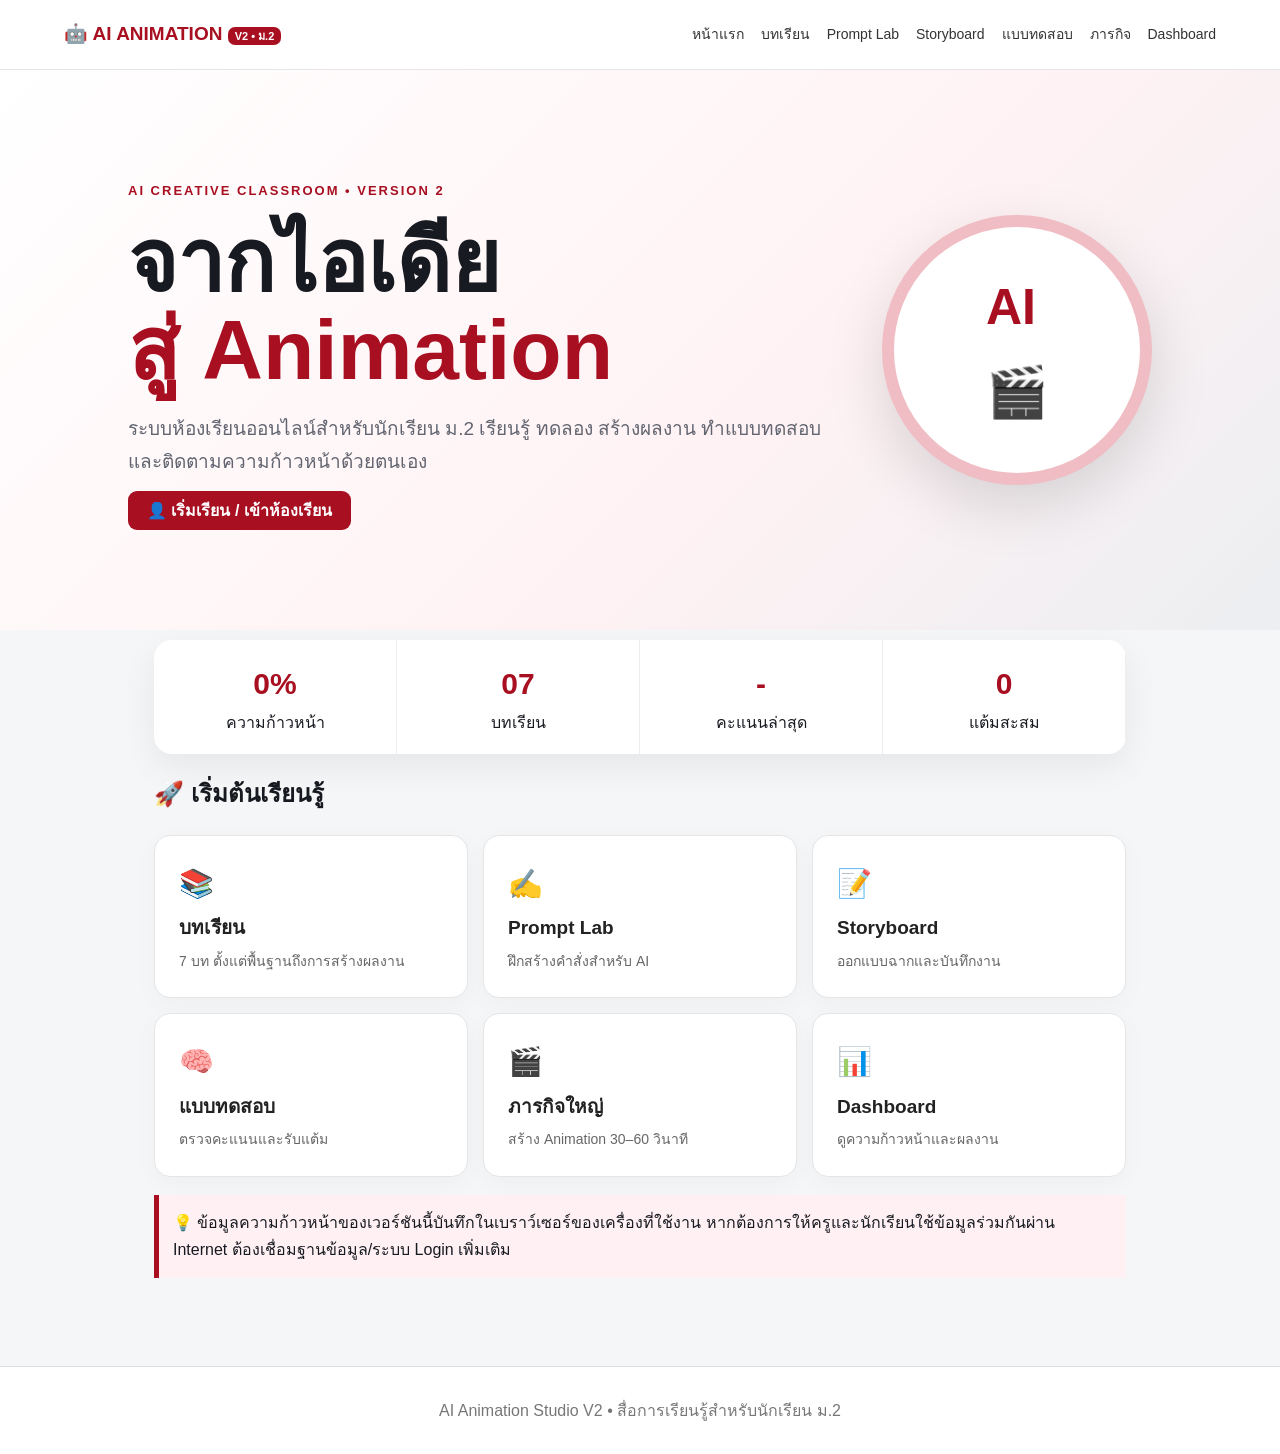
<file: index.html>
<!doctype html><html lang="th"><head><meta charset="utf-8"><meta name="viewport" content="width=device-width,initial-scale=1"><title>AI Animation Studio V2 | ม.2</title><link rel="stylesheet" href="css/style.css"></head><body>
<header class="nav"><a class="brand" href="index.html">🤖 AI ANIMATION <small>V2 • ม.2</small></a><nav><a href="index.html">หน้าแรก</a><a href="course.html">บทเรียน</a><a href="prompt-lab.html">Prompt Lab</a><a href="storyboard.html">Storyboard</a><a href="quiz.html">แบบทดสอบ</a><a href="mission.html">ภารกิจ</a><a href="dashboard.html">Dashboard</a></nav></header>
<main><section class="hero"><div><span class="tag">AI CREATIVE CLASSROOM • VERSION 2</span><h1>จากไอเดีย<br><em>สู่ Animation</em></h1><p>ระบบห้องเรียนออนไลน์สำหรับนักเรียน ม.2 เรียนรู้ ทดลอง สร้างผลงาน ทำแบบทดสอบ และติดตามความก้าวหน้าด้วยตนเอง</p><a class="btn" href="profile.html">👤 เริ่มเรียน / เข้าห้องเรียน</a></div><div class="hero-orb">AI<br>🎬</div></section>
<section class="wrap"><div class="stats"><div><b id="progress">0%</b><span>ความก้าวหน้า</span></div><div><b>07</b><span>บทเรียน</span></div><div><b id="quizScore">-</b><span>คะแนนล่าสุด</span></div><div><b id="points">0</b><span>แต้มสะสม</span></div></div>
<h2>🚀 เริ่มต้นเรียนรู้</h2><div class="grid3"><a class="feature" href="course.html">📚<b>บทเรียน</b><span>7 บท ตั้งแต่พื้นฐานถึงการสร้างผลงาน</span></a><a class="feature" href="prompt-lab.html">✍️<b>Prompt Lab</b><span>ฝึกสร้างคำสั่งสำหรับ AI</span></a><a class="feature" href="storyboard.html">📝<b>Storyboard</b><span>ออกแบบฉากและบันทึกงาน</span></a><a class="feature" href="quiz.html">🧠<b>แบบทดสอบ</b><span>ตรวจคะแนนและรับแต้ม</span></a><a class="feature" href="mission.html">🎬<b>ภารกิจใหญ่</b><span>สร้าง Animation 30–60 วินาที</span></a><a class="feature" href="dashboard.html">📊<b>Dashboard</b><span>ดูความก้าวหน้าและผลงาน</span></a></div>
<div class="note">💡 ข้อมูลความก้าวหน้าของเวอร์ชันนี้บันทึกในเบราว์เซอร์ของเครื่องที่ใช้งาน หากต้องการให้ครูและนักเรียนใช้ข้อมูลร่วมกันผ่าน Internet ต้องเชื่อมฐานข้อมูล/ระบบ Login เพิ่มเติม</div>
</section></main><footer>AI Animation Studio V2 • สื่อการเรียนรู้สำหรับนักเรียน ม.2</footer><script src="js/core.js"></script></body></html>
</file>
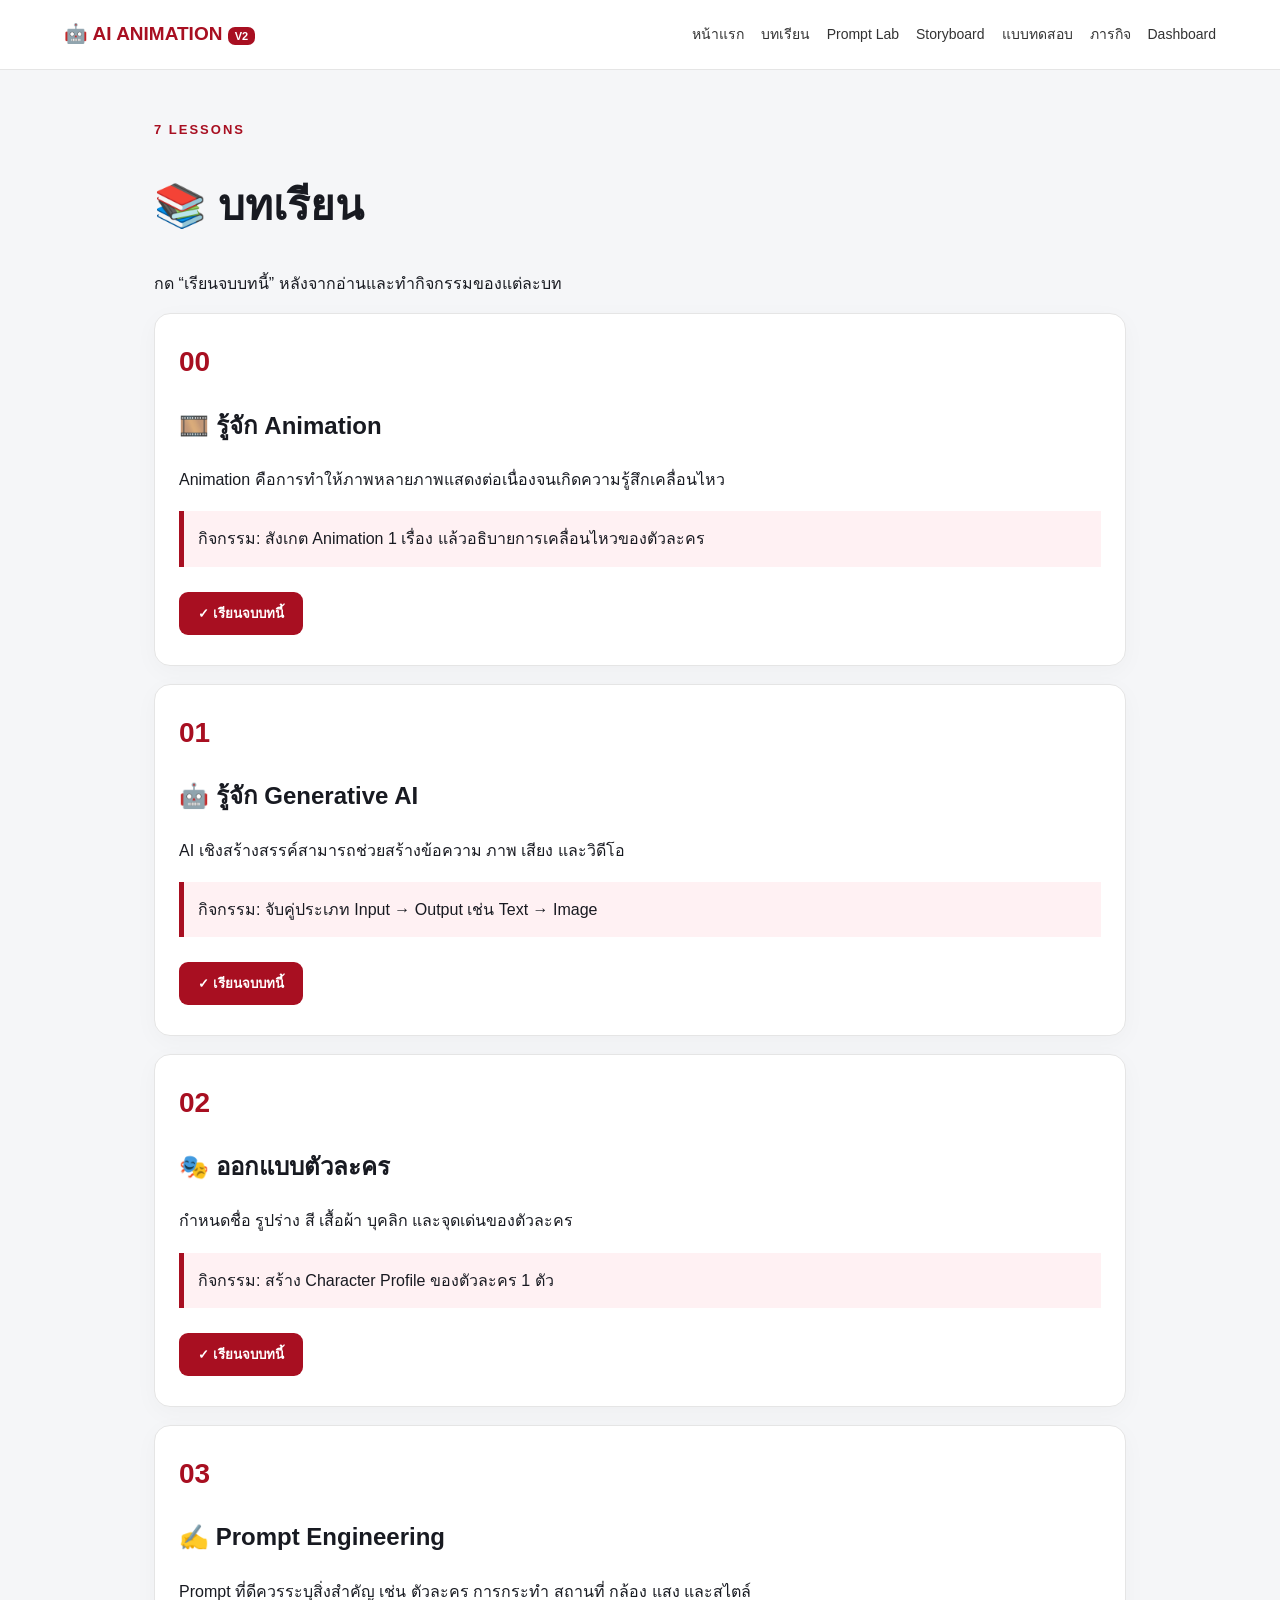
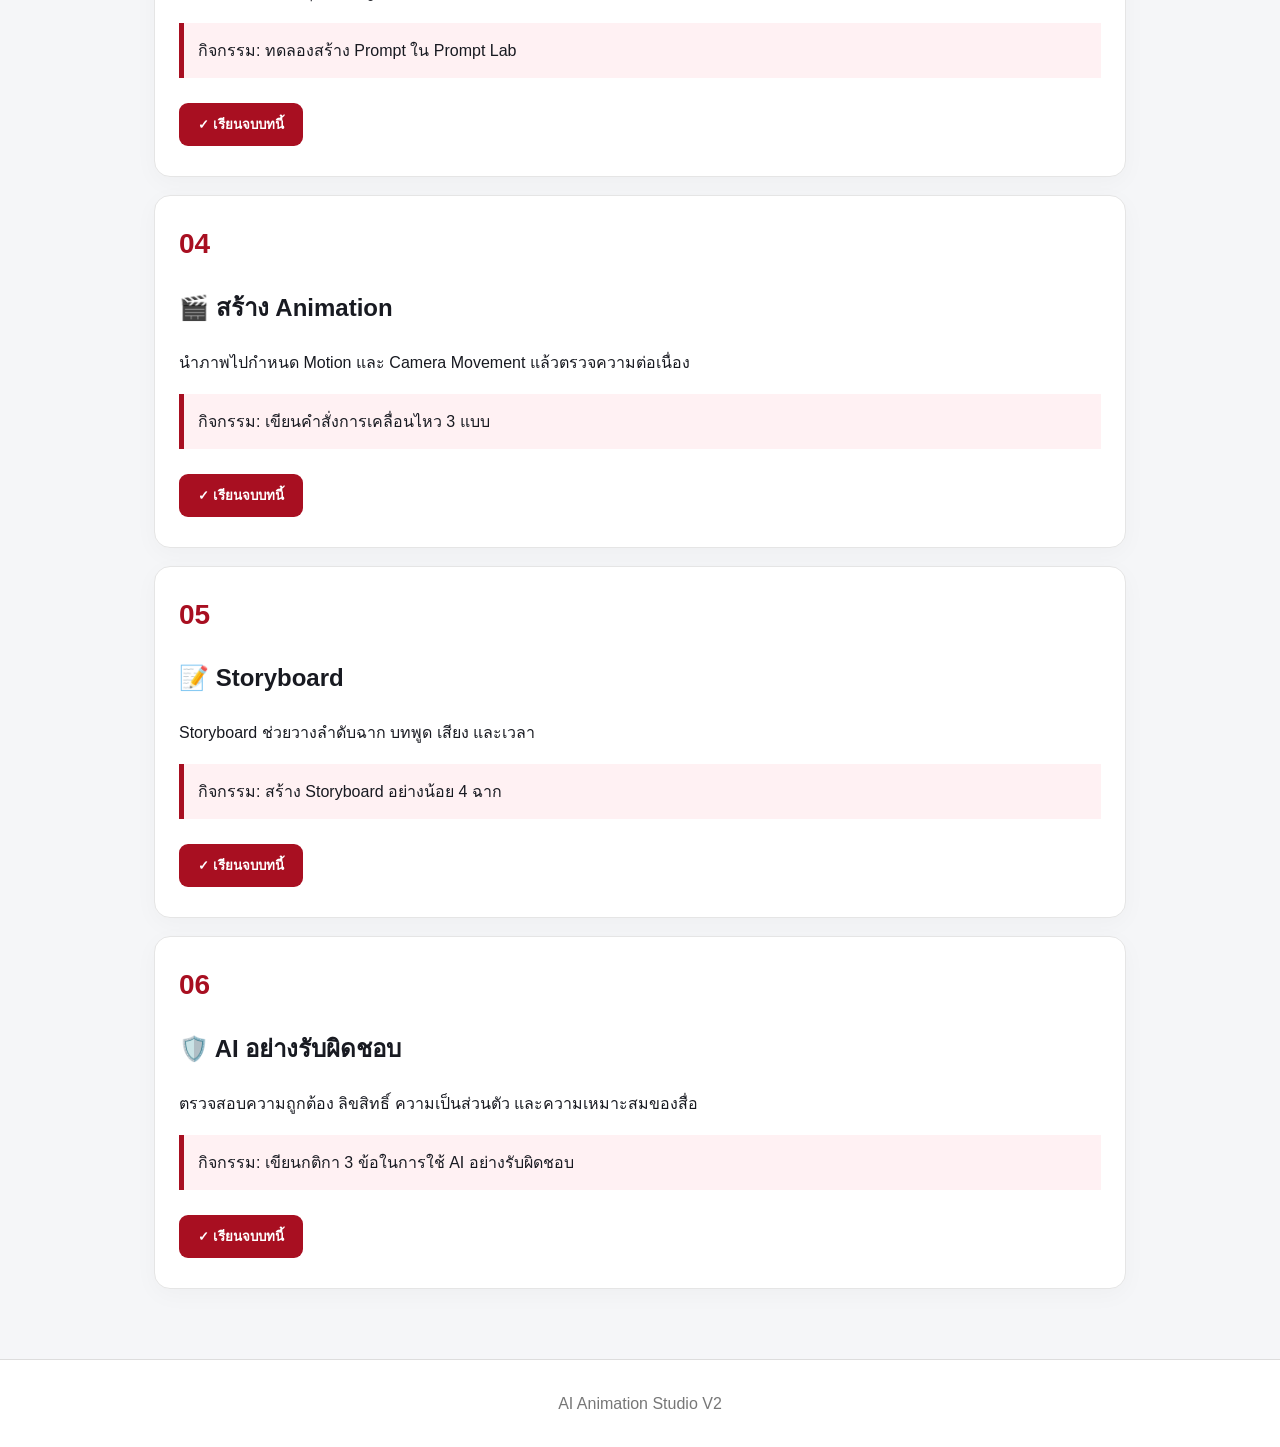
<file: course.html>
<!doctype html><html lang="th"><head><meta charset="utf-8"><meta name="viewport" content="width=device-width,initial-scale=1"><title>บทเรียน | AI Animation V2</title><link rel="stylesheet" href="css/style.css"></head><body><header class="nav"><a class="brand" href="index.html">🤖 AI ANIMATION <small>V2</small></a><nav><a href="index.html">หน้าแรก</a><a href="course.html">บทเรียน</a><a href="prompt-lab.html">Prompt Lab</a><a href="storyboard.html">Storyboard</a><a href="quiz.html">แบบทดสอบ</a><a href="mission.html">ภารกิจ</a><a href="dashboard.html">Dashboard</a></nav></header><main class="wrap page"><span class="tag">7 LESSONS</span><h1>📚 บทเรียน</h1><p class="lead">กด “เรียนจบบทนี้” หลังจากอ่านและทำกิจกรรมของแต่ละบท</p><div class="course-grid">
<section class="lesson" id="lesson0"><span>00</span><h2>🎞️ รู้จัก Animation</h2><p>Animation คือการทำให้ภาพหลายภาพแสดงต่อเนื่องจนเกิดความรู้สึกเคลื่อนไหว</p><div class="note">กิจกรรม: สังเกต Animation 1 เรื่อง แล้วอธิบายการเคลื่อนไหวของตัวละคร</div><button class="btn" onclick="completeLesson(0)">✓ เรียนจบบทนี้</button><span id="done0" class="done"></span></section><section class="lesson" id="lesson1"><span>01</span><h2>🤖 รู้จัก Generative AI</h2><p>AI เชิงสร้างสรรค์สามารถช่วยสร้างข้อความ ภาพ เสียง และวิดีโอ</p><div class="note">กิจกรรม: จับคู่ประเภท Input → Output เช่น Text → Image</div><button class="btn" onclick="completeLesson(1)">✓ เรียนจบบทนี้</button><span id="done1" class="done"></span></section><section class="lesson" id="lesson2"><span>02</span><h2>🎭 ออกแบบตัวละคร</h2><p>กำหนดชื่อ รูปร่าง สี เสื้อผ้า บุคลิก และจุดเด่นของตัวละคร</p><div class="note">กิจกรรม: สร้าง Character Profile ของตัวละคร 1 ตัว</div><button class="btn" onclick="completeLesson(2)">✓ เรียนจบบทนี้</button><span id="done2" class="done"></span></section><section class="lesson" id="lesson3"><span>03</span><h2>✍️ Prompt Engineering</h2><p>Prompt ที่ดีควรระบุสิ่งสำคัญ เช่น ตัวละคร การกระทำ สถานที่ กล้อง แสง และสไตล์</p><div class="note">กิจกรรม: ทดลองสร้าง Prompt ใน Prompt Lab</div><button class="btn" onclick="completeLesson(3)">✓ เรียนจบบทนี้</button><span id="done3" class="done"></span></section><section class="lesson" id="lesson4"><span>04</span><h2>🎬 สร้าง Animation</h2><p>นำภาพไปกำหนด Motion และ Camera Movement แล้วตรวจความต่อเนื่อง</p><div class="note">กิจกรรม: เขียนคำสั่งการเคลื่อนไหว 3 แบบ</div><button class="btn" onclick="completeLesson(4)">✓ เรียนจบบทนี้</button><span id="done4" class="done"></span></section><section class="lesson" id="lesson5"><span>05</span><h2>📝 Storyboard</h2><p>Storyboard ช่วยวางลำดับฉาก บทพูด เสียง และเวลา</p><div class="note">กิจกรรม: สร้าง Storyboard อย่างน้อย 4 ฉาก</div><button class="btn" onclick="completeLesson(5)">✓ เรียนจบบทนี้</button><span id="done5" class="done"></span></section><section class="lesson" id="lesson6"><span>06</span><h2>🛡️ AI อย่างรับผิดชอบ</h2><p>ตรวจสอบความถูกต้อง ลิขสิทธิ์ ความเป็นส่วนตัว และความเหมาะสมของสื่อ</p><div class="note">กิจกรรม: เขียนกติกา 3 ข้อในการใช้ AI อย่างรับผิดชอบ</div><button class="btn" onclick="completeLesson(6)">✓ เรียนจบบทนี้</button><span id="done6" class="done"></span></section></div></main><footer>AI Animation Studio V2</footer><script src="js/core.js"></script></body></html>
</file>
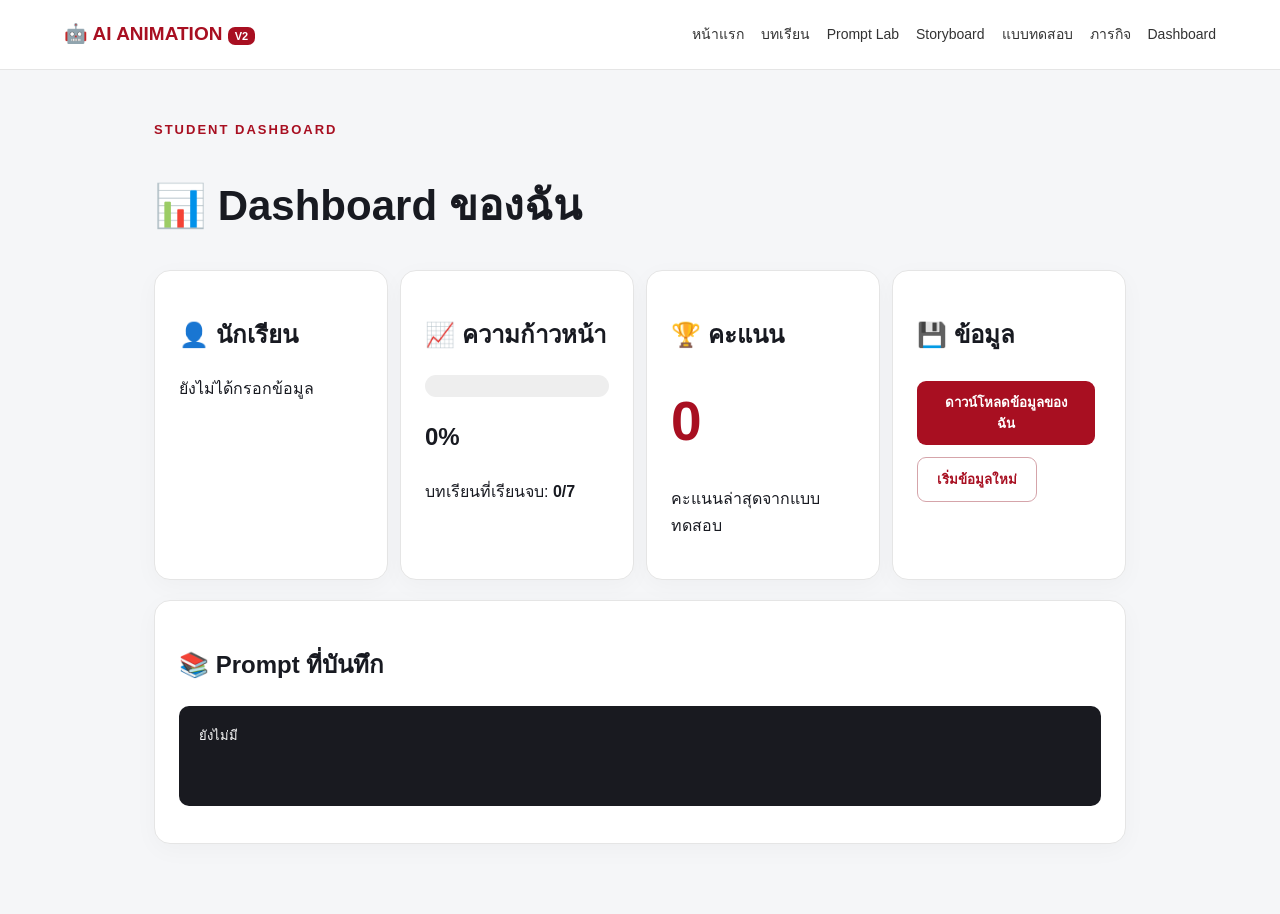
<file: dashboard.html>
<!doctype html><html lang="th"><head><meta charset="utf-8"><meta name="viewport" content="width=device-width,initial-scale=1"><title>Dashboard นักเรียน</title><link rel="stylesheet" href="css/style.css"></head><body><header class="nav"><a class="brand" href="index.html">🤖 AI ANIMATION <small>V2</small></a><nav><a href="index.html">หน้าแรก</a><a href="course.html">บทเรียน</a><a href="prompt-lab.html">Prompt Lab</a><a href="storyboard.html">Storyboard</a><a href="quiz.html">แบบทดสอบ</a><a href="mission.html">ภารกิจ</a><a href="dashboard.html">Dashboard</a></nav></header><main class="wrap page"><span class="tag">STUDENT DASHBOARD</span><h1>📊 Dashboard ของฉัน</h1><section class="dashboard-grid"><div class="card"><h2>👤 นักเรียน</h2><div id="student">ยังไม่ได้กรอกข้อมูล</div></div><div class="card"><h2>📈 ความก้าวหน้า</h2><div class="progress"><span id="bar"></span></div><h2 id="pct">0%</h2><p>บทเรียนที่เรียนจบ: <b id="lessons">0/7</b></p></div><div class="card"><h2>🏆 คะแนน</h2><div class="big-score" id="score">0</div><p>คะแนนล่าสุดจากแบบทดสอบ</p></div><div class="card"><h2>💾 ข้อมูล</h2><button class="btn" onclick="exportData()">ดาวน์โหลดข้อมูลของฉัน</button><button class="btn ghost" onclick="resetData()">เริ่มข้อมูลใหม่</button></div></section><section class="card"><h2>📚 Prompt ที่บันทึก</h2><pre id="savedPrompt">ยังไม่มี</pre></section></main><script src="js/core.js"></script></body></html>
</file>
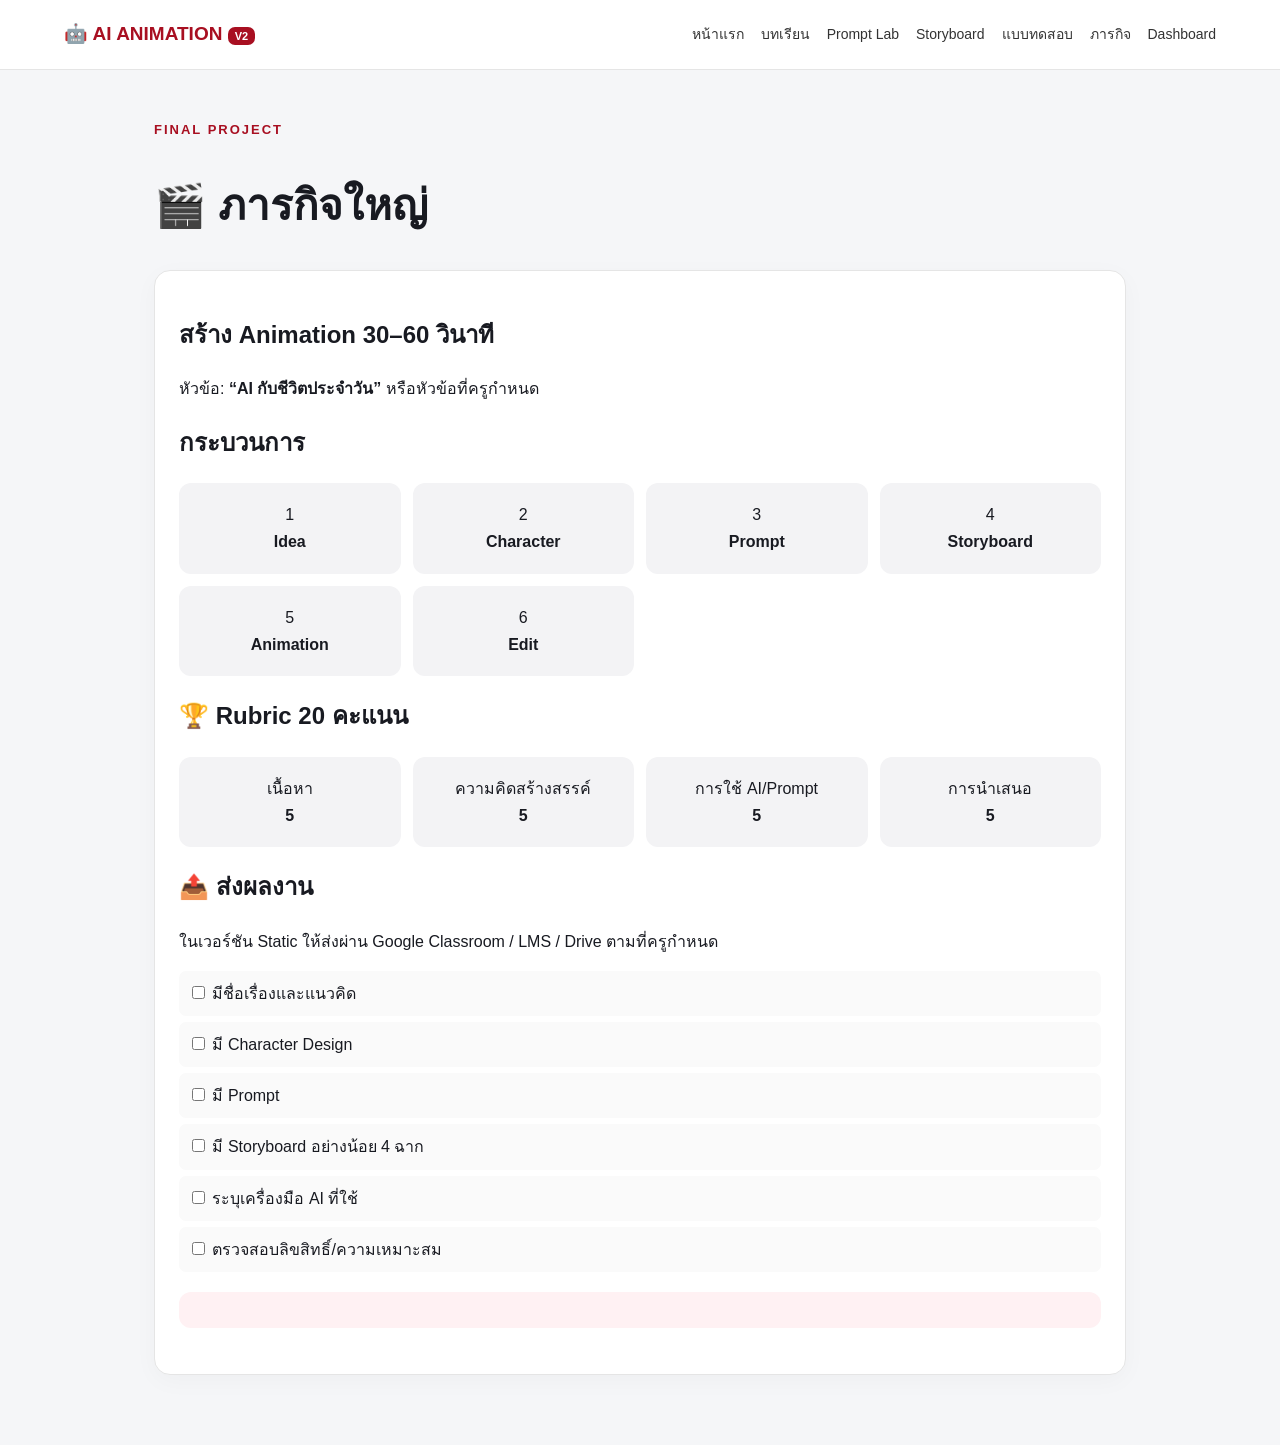
<file: mission.html>
<!doctype html><html lang="th"><head><meta charset="utf-8"><meta name="viewport" content="width=device-width,initial-scale=1"><title>ภารกิจ | AI Animation V2</title><link rel="stylesheet" href="css/style.css"></head><body><header class="nav"><a class="brand" href="index.html">🤖 AI ANIMATION <small>V2</small></a><nav><a href="index.html">หน้าแรก</a><a href="course.html">บทเรียน</a><a href="prompt-lab.html">Prompt Lab</a><a href="storyboard.html">Storyboard</a><a href="quiz.html">แบบทดสอบ</a><a href="mission.html">ภารกิจ</a><a href="dashboard.html">Dashboard</a></nav></header><main class="wrap page"><span class="tag">FINAL PROJECT</span><h1>🎬 ภารกิจใหญ่</h1><section class="mission"><h2>สร้าง Animation 30–60 วินาที</h2><p>หัวข้อ: <b>“AI กับชีวิตประจำวัน”</b> หรือหัวข้อที่ครูกำหนด</p><h2>กระบวนการ</h2><div class="steps"><div>1<br><b>Idea</b></div><div>2<br><b>Character</b></div><div>3<br><b>Prompt</b></div><div>4<br><b>Storyboard</b></div><div>5<br><b>Animation</b></div><div>6<br><b>Edit</b></div></div><h2>🏆 Rubric 20 คะแนน</h2><div class="rubric"><div>เนื้อหา<br><b>5</b></div><div>ความคิดสร้างสรรค์<br><b>5</b></div><div>การใช้ AI/Prompt<br><b>5</b></div><div>การนำเสนอ<br><b>5</b></div></div><h2>📤 ส่งผลงาน</h2><p>ในเวอร์ชัน Static ให้ส่งผ่าน Google Classroom / LMS / Drive ตามที่ครูกำหนด</p><label><input type="checkbox" onchange="missionCheck(this)"> มีชื่อเรื่องและแนวคิด</label><label><input type="checkbox" onchange="missionCheck(this)"> มี Character Design</label><label><input type="checkbox" onchange="missionCheck(this)"> มี Prompt</label><label><input type="checkbox" onchange="missionCheck(this)"> มี Storyboard อย่างน้อย 4 ฉาก</label><label><input type="checkbox" onchange="missionCheck(this)"> ระบุเครื่องมือ AI ที่ใช้</label><label><input type="checkbox" onchange="missionCheck(this)"> ตรวจสอบลิขสิทธิ์/ความเหมาะสม</label><p id="missionProgress" class="result"></p></section></main><script src="js/core.js"></script></body></html>
</file>
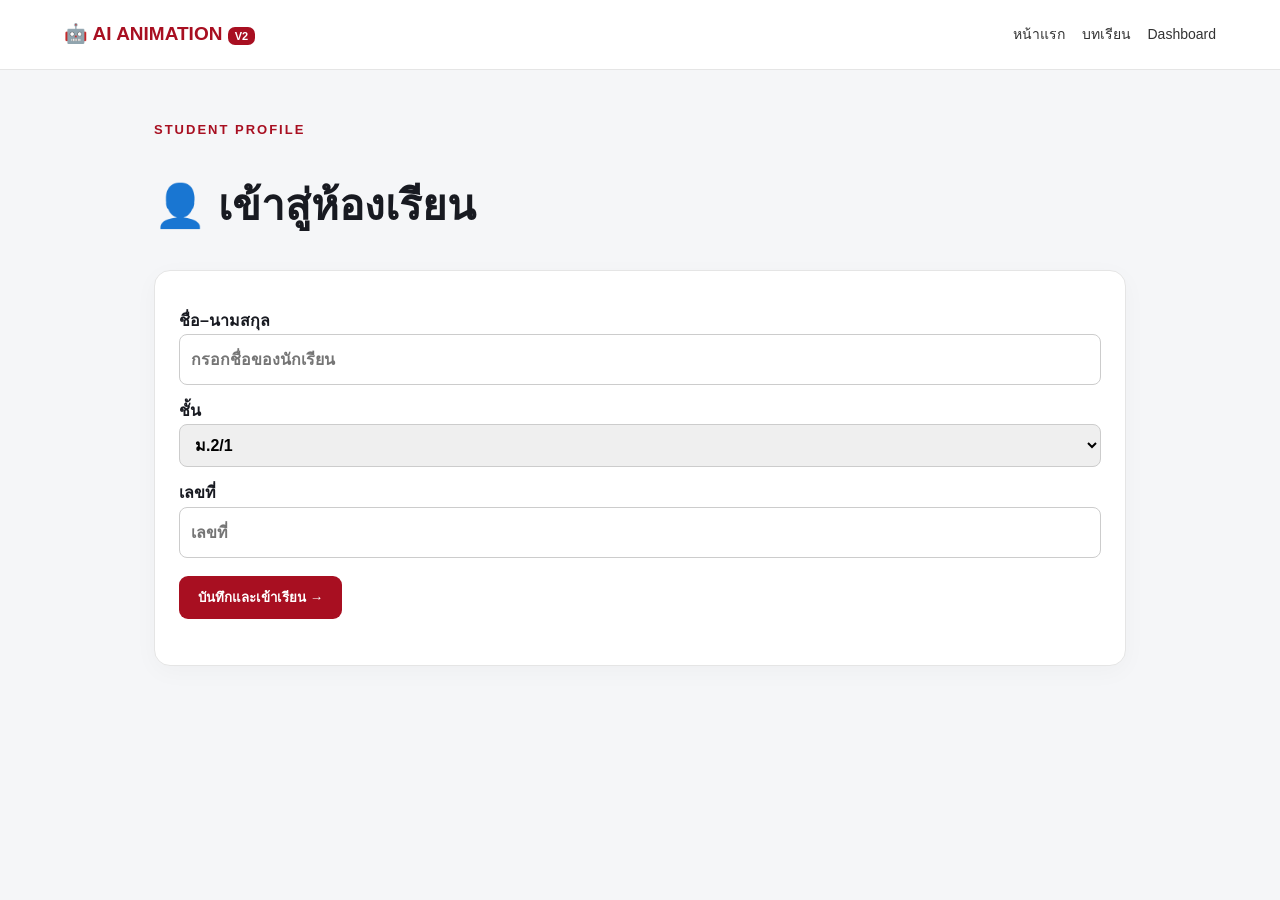
<file: profile.html>
<!doctype html><html lang="th"><head><meta charset="utf-8"><meta name="viewport" content="width=device-width,initial-scale=1"><title>โปรไฟล์นักเรียน</title><link rel="stylesheet" href="css/style.css"></head><body><header class="nav"><a class="brand" href="index.html">🤖 AI ANIMATION <small>V2</small></a><nav><a href="index.html">หน้าแรก</a><a href="course.html">บทเรียน</a><a href="dashboard.html">Dashboard</a></nav></header><main class="wrap page"><span class="tag">STUDENT PROFILE</span><h1>👤 เข้าสู่ห้องเรียน</h1><section class="card form"><label>ชื่อ–นามสกุล<input id="name" placeholder="กรอกชื่อของนักเรียน"></label><label>ชั้น<select id="room"><option>ม.2/1</option><option>ม.2/2</option><option>ม.2/3</option><option>ม.2/4</option><option>ม.2/5</option><option>ม.2/6</option><option>ม.2/7</option><option>ม.2/8</option></select></label><label>เลขที่<input id="number" type="number" min="1" placeholder="เลขที่"></label><button class="btn" onclick="saveProfile()">บันทึกและเข้าเรียน →</button><p id="msg"></p></section></main><script src="js/core.js"></script></body></html>
</file>
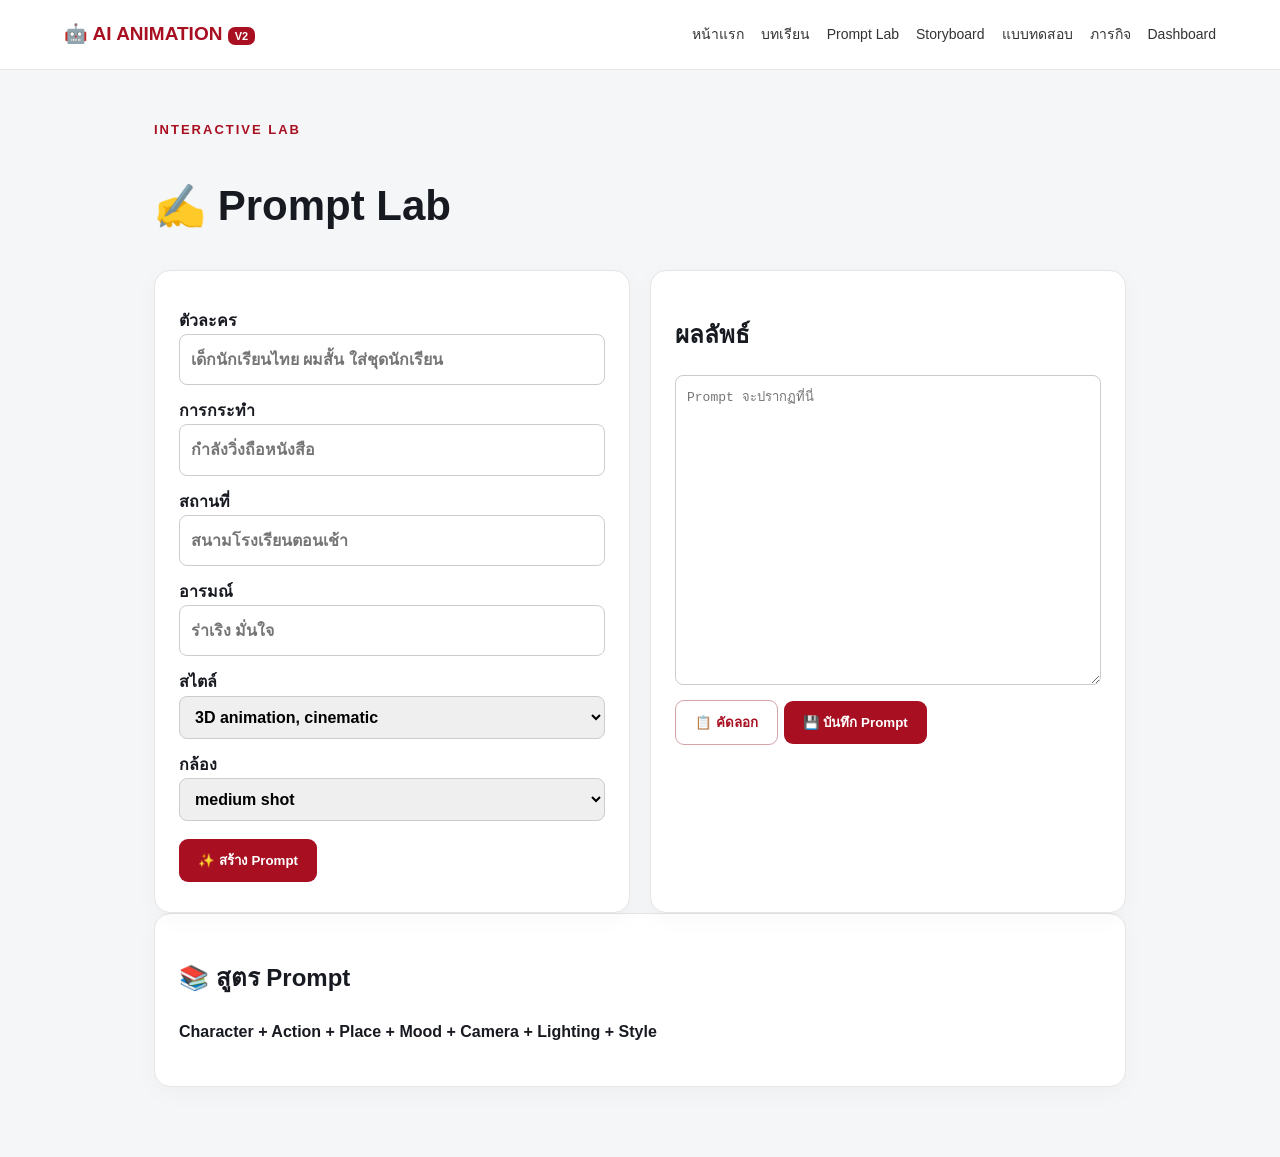
<file: prompt-lab.html>
<!doctype html><html lang="th"><head><meta charset="utf-8"><meta name="viewport" content="width=device-width,initial-scale=1"><title>Prompt Lab</title><link rel="stylesheet" href="css/style.css"></head><body><header class="nav"><a class="brand" href="index.html">🤖 AI ANIMATION <small>V2</small></a><nav><a href="index.html">หน้าแรก</a><a href="course.html">บทเรียน</a><a href="prompt-lab.html">Prompt Lab</a><a href="storyboard.html">Storyboard</a><a href="quiz.html">แบบทดสอบ</a><a href="mission.html">ภารกิจ</a><a href="dashboard.html">Dashboard</a></nav></header><main class="wrap page"><span class="tag">INTERACTIVE LAB</span><h1>✍️ Prompt Lab</h1><div class="lab"><section class="card form"><label>ตัวละคร<input id="char" placeholder="เด็กนักเรียนไทย ผมสั้น ใส่ชุดนักเรียน"></label><label>การกระทำ<input id="action" placeholder="กำลังวิ่งถือหนังสือ"></label><label>สถานที่<input id="place" placeholder="สนามโรงเรียนตอนเช้า"></label><label>อารมณ์<input id="mood" placeholder="ร่าเริง มั่นใจ"></label><label>สไตล์<select id="style"><option>3D animation, cinematic</option><option>2D cartoon</option><option>2D anime</option><option>stop motion</option></select></label><label>กล้อง<select id="camera"><option>medium shot</option><option>close-up</option><option>wide shot</option><option>tracking shot</option></select></label><button class="btn" onclick="buildPrompt()">✨ สร้าง Prompt</button></section><section class="card"><h2>ผลลัพธ์</h2><textarea id="output" class="bigtext" placeholder="Prompt จะปรากฏที่นี่"></textarea><button class="btn ghost" onclick="copyPrompt()">📋 คัดลอก</button><button class="btn" onclick="savePrompt()">💾 บันทึก Prompt</button><p id="copymsg"></p></section></div><section class="card"><h2>📚 สูตร Prompt</h2><p><b>Character + Action + Place + Mood + Camera + Lighting + Style</b></p></section></main><script src="js/core.js"></script></body></html>
</file>
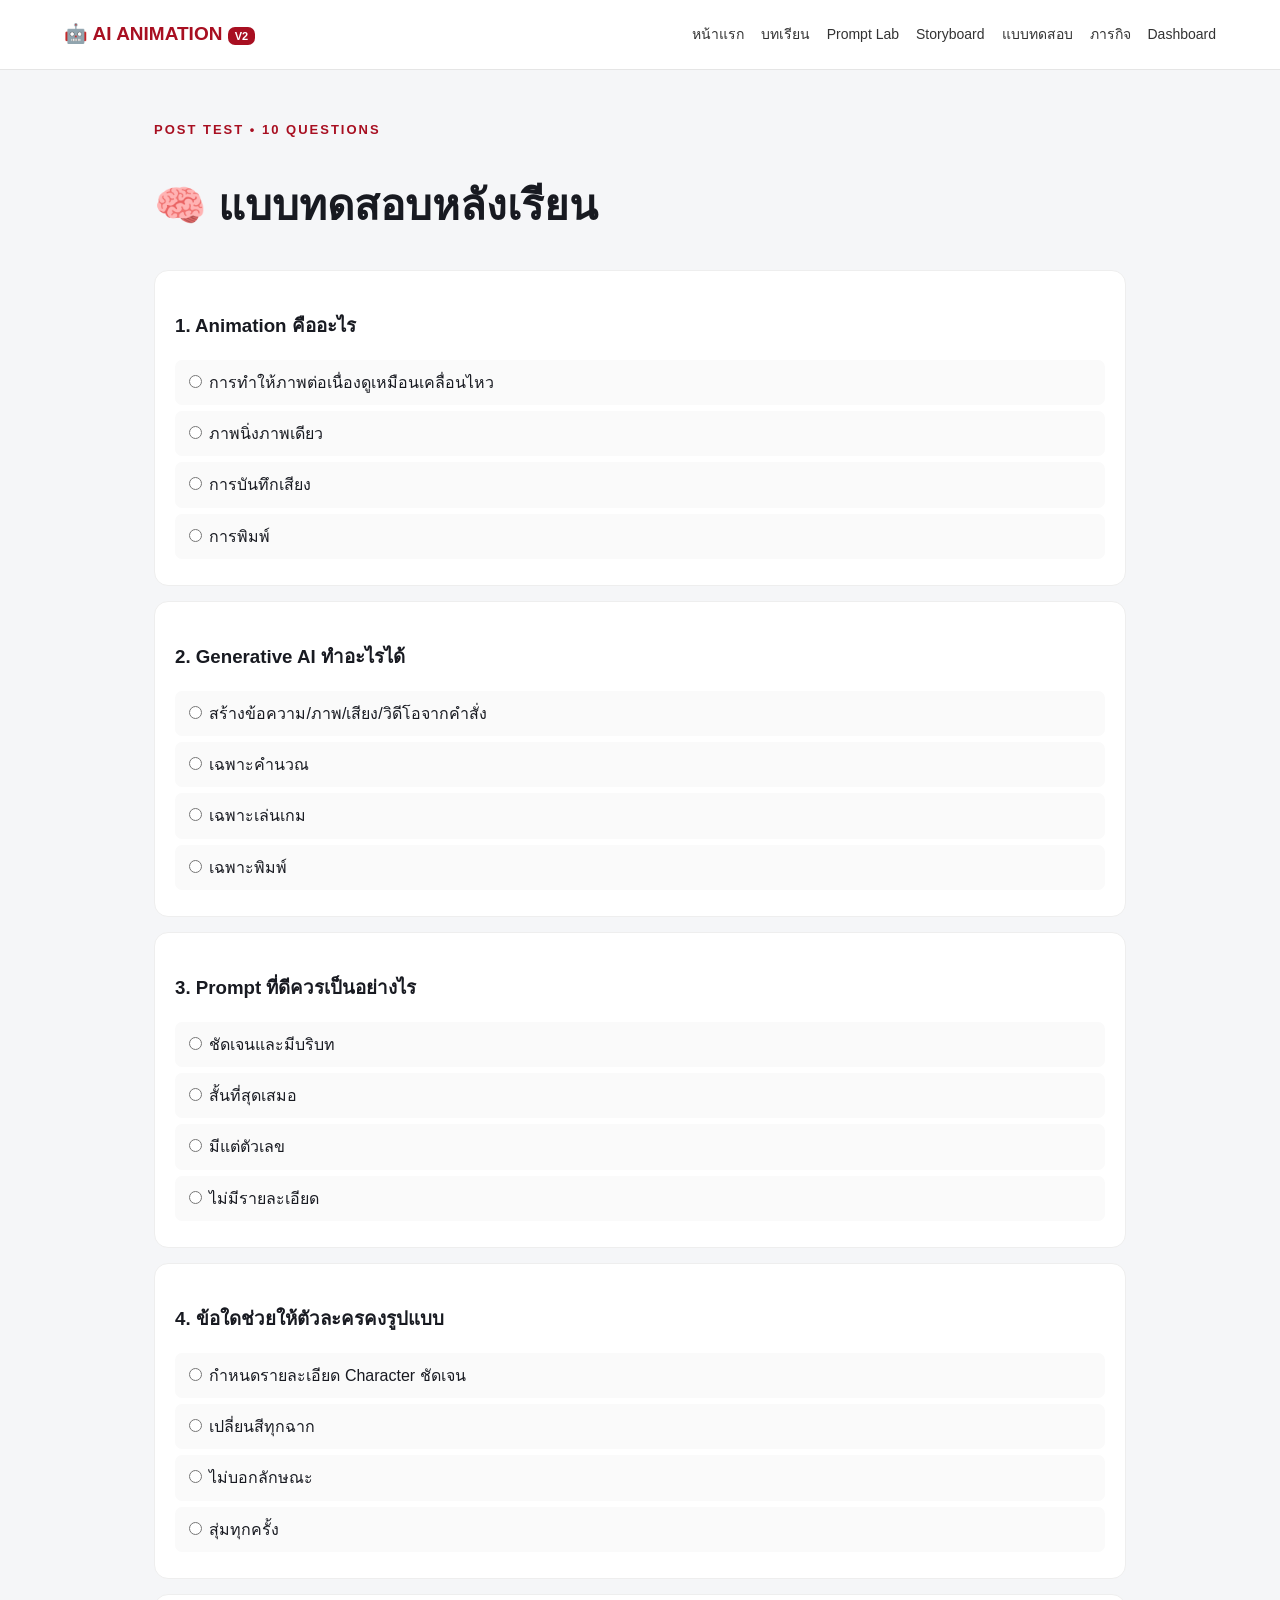
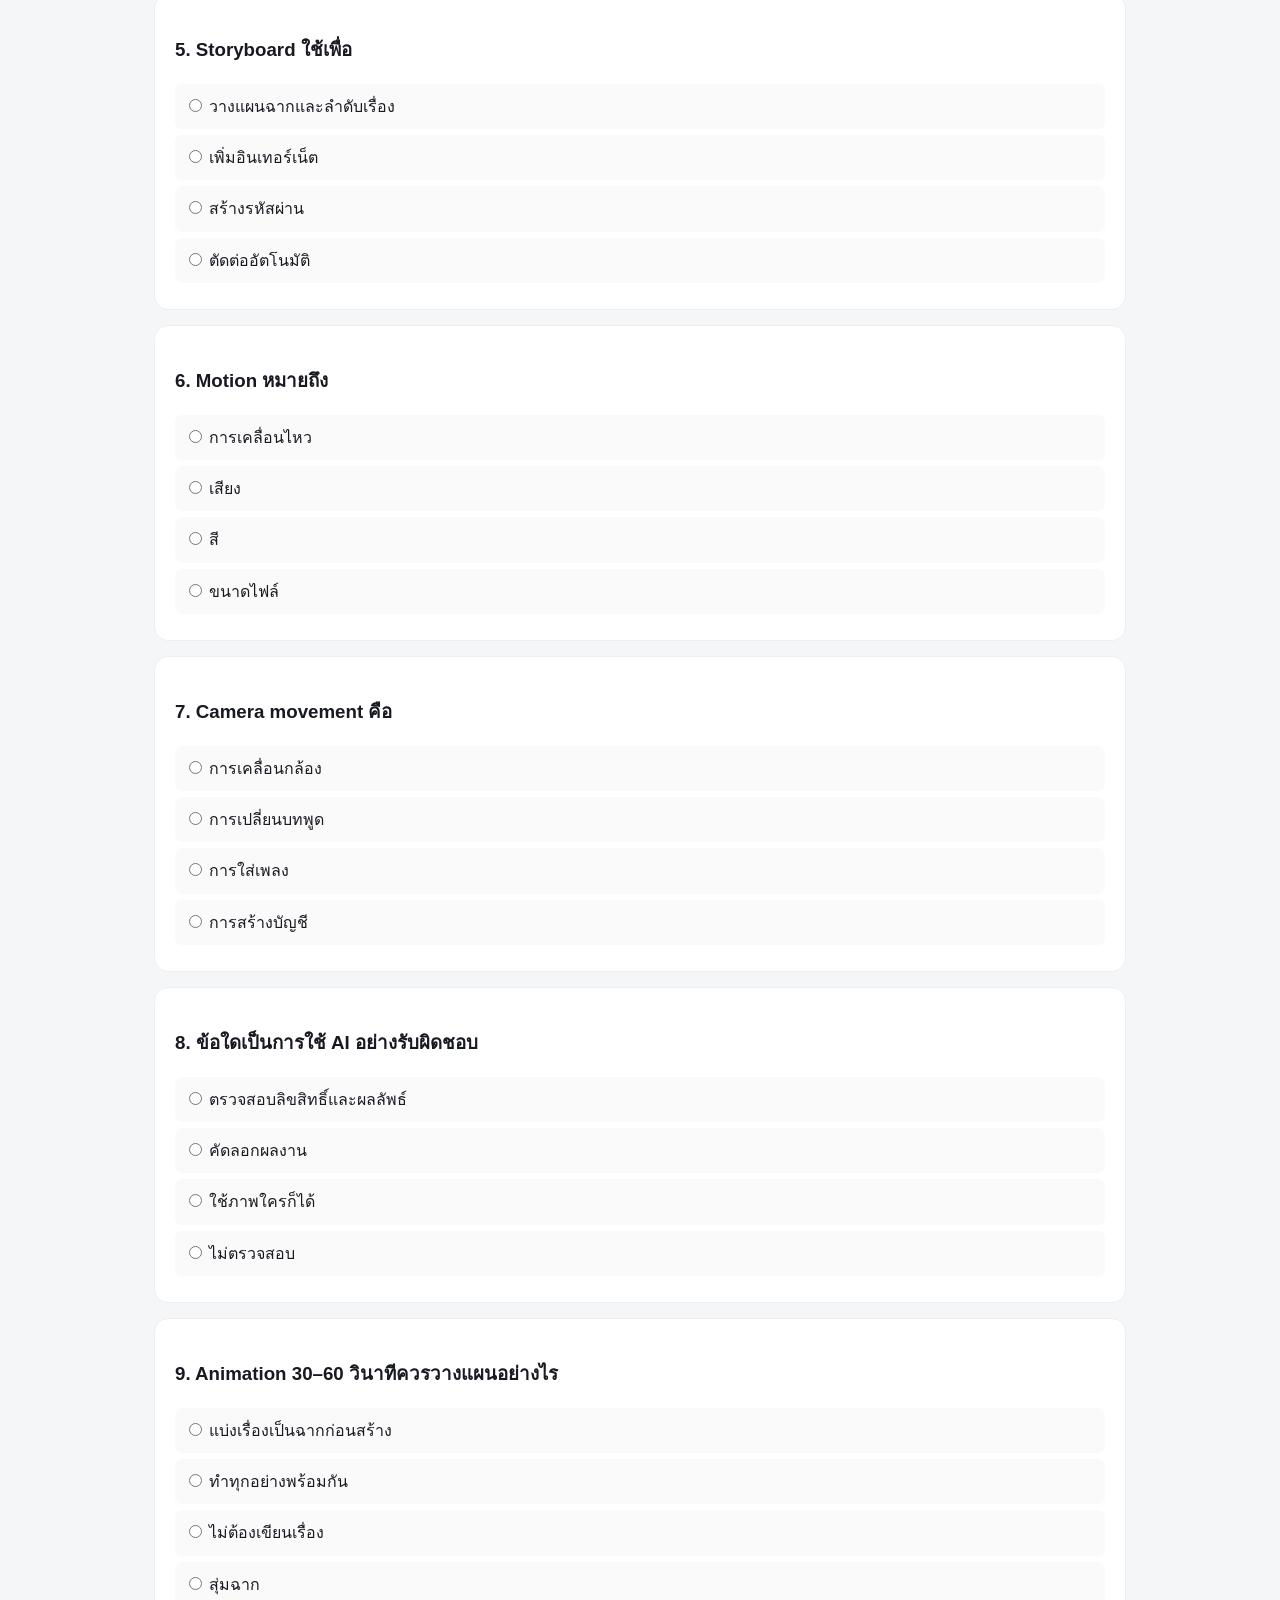
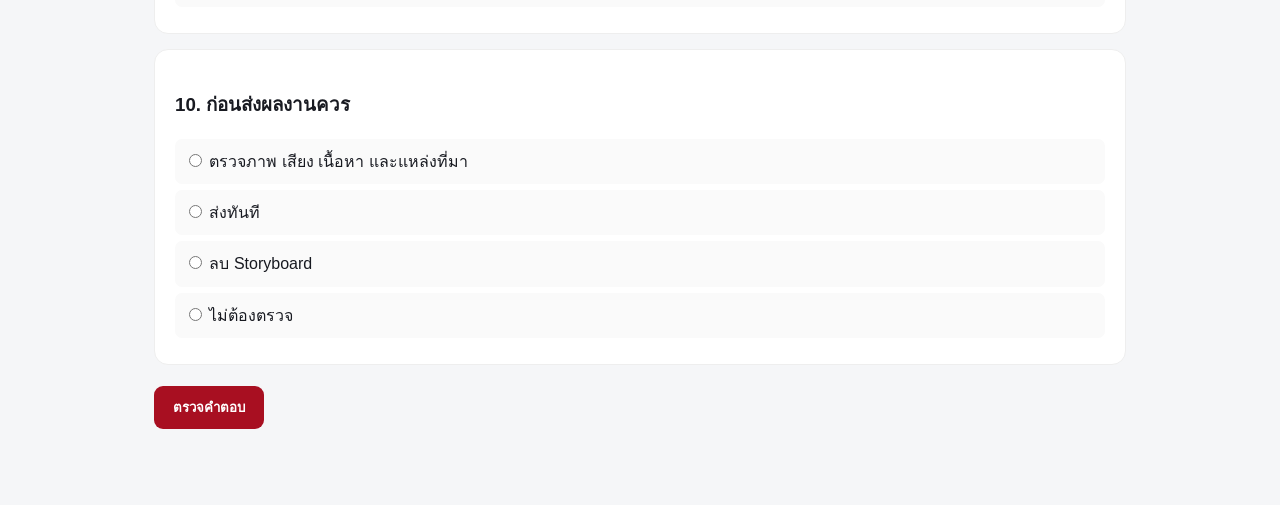
<file: quiz.html>
<!doctype html><html lang="th"><head><meta charset="utf-8"><meta name="viewport" content="width=device-width,initial-scale=1"><title>แบบทดสอบ | AI Animation V2</title><link rel="stylesheet" href="css/style.css"></head><body><header class="nav"><a class="brand" href="index.html">🤖 AI ANIMATION <small>V2</small></a><nav><a href="index.html">หน้าแรก</a><a href="course.html">บทเรียน</a><a href="prompt-lab.html">Prompt Lab</a><a href="storyboard.html">Storyboard</a><a href="quiz.html">แบบทดสอบ</a><a href="mission.html">ภารกิจ</a><a href="dashboard.html">Dashboard</a></nav></header><main class="wrap page"><span class="tag">POST TEST • 10 QUESTIONS</span><h1>🧠 แบบทดสอบหลังเรียน</h1><form id="quiz"></form><button class="btn" onclick="grade()">ตรวจคำตอบ</button><div id="result"></div></main><script src="js/quiz.js"></script></body></html>
</file>
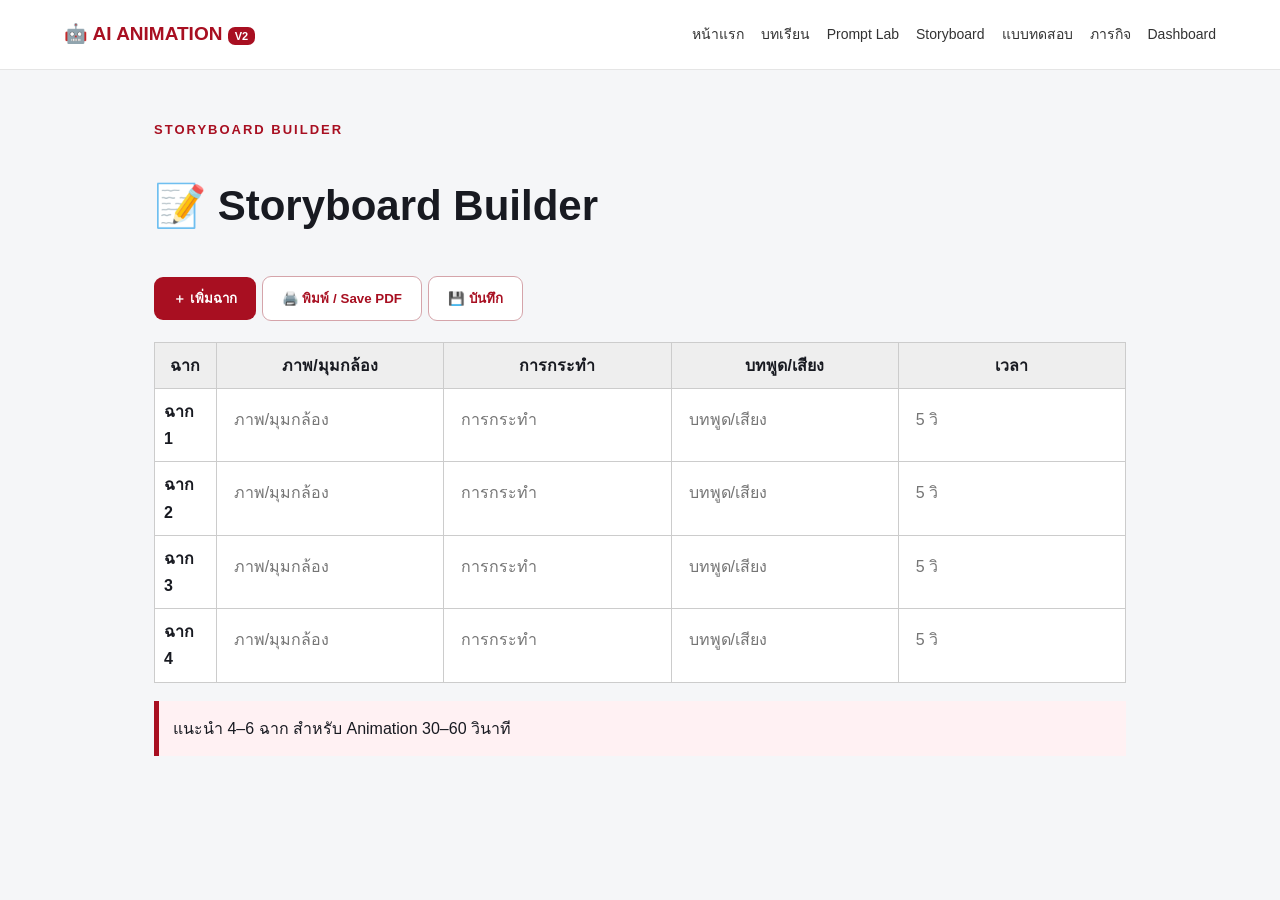
<file: storyboard.html>
<!doctype html><html lang="th"><head><meta charset="utf-8"><meta name="viewport" content="width=device-width,initial-scale=1"><title>Storyboard Builder</title><link rel="stylesheet" href="css/style.css"></head><body><header class="nav"><a class="brand" href="index.html">🤖 AI ANIMATION <small>V2</small></a><nav><a href="index.html">หน้าแรก</a><a href="course.html">บทเรียน</a><a href="prompt-lab.html">Prompt Lab</a><a href="storyboard.html">Storyboard</a><a href="quiz.html">แบบทดสอบ</a><a href="mission.html">ภารกิจ</a><a href="dashboard.html">Dashboard</a></nav></header><main class="wrap page"><span class="tag">STORYBOARD BUILDER</span><h1>📝 Storyboard Builder</h1><div class="toolbar"><button class="btn" onclick="addScene()">＋ เพิ่มฉาก</button><button class="btn ghost" onclick="window.print()">🖨️ พิมพ์ / Save PDF</button><button class="btn ghost" onclick="saveStoryboard()">💾 บันทึก</button></div><table id="story"><thead><tr><th>ฉาก</th><th>ภาพ/มุมกล้อง</th><th>การกระทำ</th><th>บทพูด/เสียง</th><th>เวลา</th></tr></thead><tbody></tbody></table><div class="note">แนะนำ 4–6 ฉาก สำหรับ Animation 30–60 วินาที</div></main><script src="js/storyboard.js"></script></body></html>
</file>
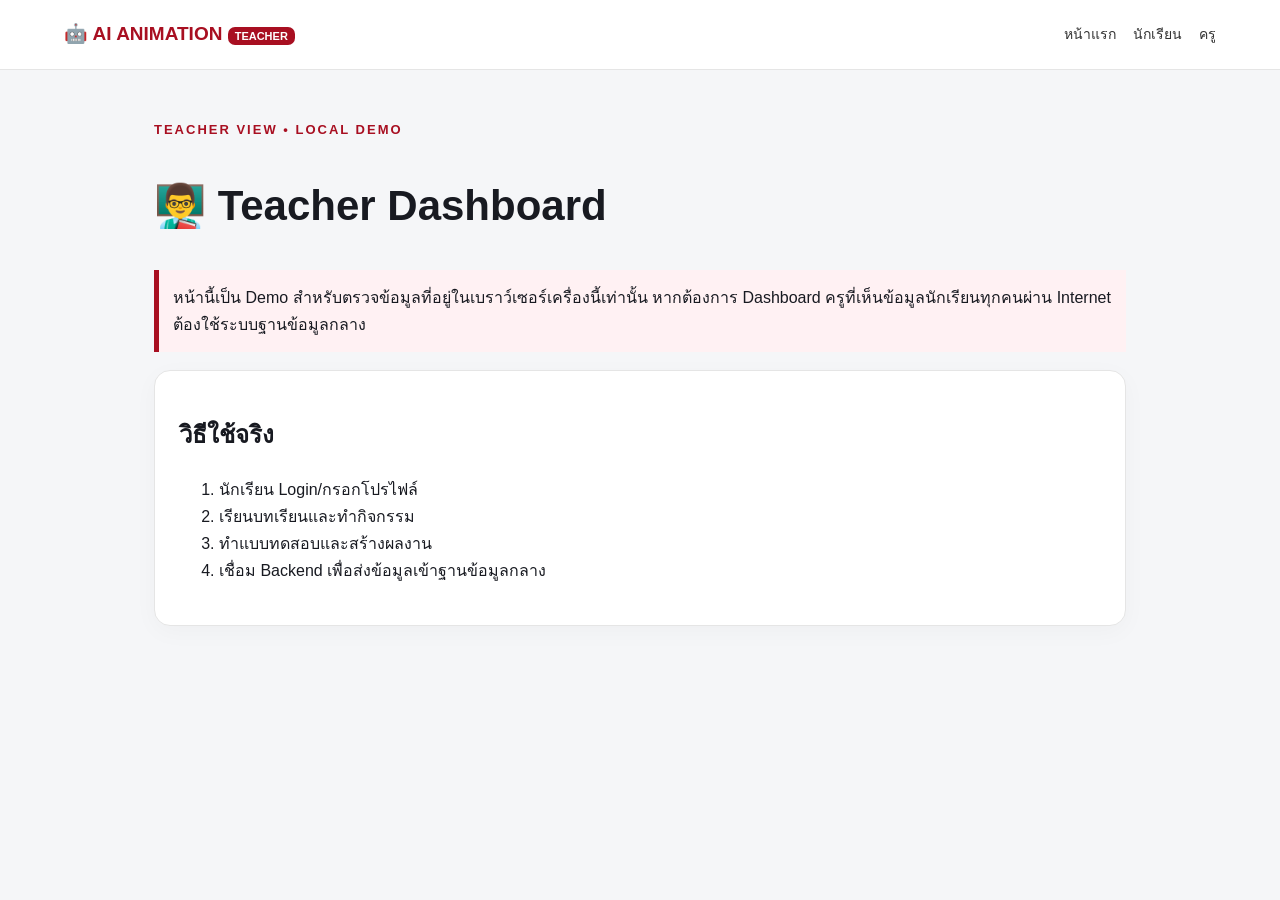
<file: teacher.html>
<!doctype html><html lang="th"><head><meta charset="utf-8"><meta name="viewport" content="width=device-width,initial-scale=1"><title>Teacher Dashboard | AI Animation V2</title><link rel="stylesheet" href="css/style.css"></head><body><header class="nav"><a class="brand" href="index.html">🤖 AI ANIMATION <small>TEACHER</small></a><nav><a href="index.html">หน้าแรก</a><a href="dashboard.html">นักเรียน</a><a href="teacher.html">ครู</a></nav></header><main class="wrap page"><span class="tag">TEACHER VIEW • LOCAL DEMO</span><h1>👨‍🏫 Teacher Dashboard</h1><div class="note">หน้านี้เป็น Demo สำหรับตรวจข้อมูลที่อยู่ในเบราว์เซอร์เครื่องนี้เท่านั้น หากต้องการ Dashboard ครูที่เห็นข้อมูลนักเรียนทุกคนผ่าน Internet ต้องใช้ระบบฐานข้อมูลกลาง</div><section class="card"><h2>วิธีใช้จริง</h2><ol><li>นักเรียน Login/กรอกโปรไฟล์</li><li>เรียนบทเรียนและทำกิจกรรม</li><li>ทำแบบทดสอบและสร้างผลงาน</li><li>เชื่อม Backend เพื่อส่งข้อมูลเข้าฐานข้อมูลกลาง</li></ol></section></main></body></html>
</file>
<file: css/style.css>
*{box-sizing:border-box}body{margin:0;font-family:Tahoma,"Noto Sans Thai",sans-serif;background:#f5f6f8;color:#181a21;line-height:1.7}.nav{min-height:70px;background:#fff;border-bottom:1px solid #e5e5e5;display:flex;align-items:center;justify-content:space-between;padding:10px 5%;position:sticky;top:0;z-index:10}.brand{color:#a80f21;text-decoration:none;font-weight:900;font-size:19px}.brand small{font-size:11px;background:#a80f21;color:#fff;padding:3px 7px;border-radius:7px}.nav nav{display:flex;gap:17px;flex-wrap:wrap}.nav nav a{text-decoration:none;color:#333;font-size:14px}.hero{min-height:560px;padding:80px 10%;display:flex;align-items:center;justify-content:space-between;background:linear-gradient(135deg,#fff,#fff2f4 60%,#eceef1)}.tag{color:#a80f21;font-size:13px;font-weight:900;letter-spacing:2px}.hero h1{font-size:clamp(50px,7vw,84px);line-height:1.05;margin:15px 0}.hero em{font-style:normal;color:#a80f21}.hero p{max-width:700px;font-size:19px;color:#626570}.hero-orb{width:270px;height:270px;border-radius:50%;background:#fff;border:12px solid #efbdc3;display:flex;align-items:center;justify-content:center;flex-direction:column;font-size:52px;font-weight:900;color:#a80f21;box-shadow:0 20px 60px #0002}.hero-orb{font-size:50px}.wrap{max-width:1100px;margin:auto;padding:45px 5% 70px}.stats{display:grid;grid-template-columns:repeat(4,1fr);background:#fff;border-radius:18px;box-shadow:0 12px 35px #0001;margin-top:-35px;position:relative;overflow:hidden}.stats div{text-align:center;padding:18px;border-right:1px solid #eee}.stats b{display:block;color:#a80f21;font-size:30px}.grid3{display:grid;grid-template-columns:repeat(3,1fr);gap:15px}.feature,.card,.lesson,.mission{background:#fff;border:1px solid #e5e5e5;border-radius:16px;padding:24px;box-shadow:0 6px 25px #00000008}.feature{text-decoration:none;color:#222;display:flex;flex-direction:column;gap:5px;font-size:28px}.feature b{font-size:19px}.feature span{font-size:14px;color:#666}.note{background:#fff1f3;border-left:5px solid #a80f21;padding:14px;margin:18px 0}.page>h1{font-size:42px}.course-grid{display:grid;gap:18px}.lesson>span{font-size:28px;font-weight:900;color:#a80f21}.btn{border:0;border-radius:9px;background:#a80f21;color:#fff;padding:11px 19px;text-decoration:none;font-weight:800;cursor:pointer;margin:6px 6px 6px 0}.btn.ghost{background:#fff;color:#a80f21;border:1px solid #d5a4aa}.done{color:#16813b;font-weight:800}.lab{display:grid;grid-template-columns:1fr 1fr;gap:20px}.form label{display:block;font-weight:700;margin:12px 0}.form input,.form select,.bigtext{width:100%;padding:11px;border:1px solid #ccc;border-radius:8px;font:inherit}.bigtext{height:310px;font-family:monospace}.toolbar{margin:15px 0}table{width:100%;border-collapse:collapse;background:#fff}th,td{border:1px solid #ccc;padding:9px;vertical-align:top}th{background:#eee}td input{width:100%;border:0;padding:8px;background:transparent;font:inherit}.question{background:#fff;padding:20px;border-radius:14px;border:1px solid #eee;margin:15px 0}.question label,.mission label{display:block;background:#fafafa;padding:9px;border-radius:7px;margin:6px 0}.result{background:#fff1f3;padding:18px;border-radius:12px;font-size:22px;font-weight:900;margin-top:20px}.steps,.rubric,.dashboard-grid{display:grid;grid-template-columns:repeat(4,1fr);gap:12px}.steps div,.rubric div{background:#f3f3f5;padding:18px;text-align:center;border-radius:12px}.dashboard-grid{margin-bottom:20px}.progress{height:22px;background:#eee;border-radius:20px;overflow:hidden}.progress span{display:block;height:100%;background:#a80f21;width:0}.big-score{font-size:55px;color:#a80f21;font-weight:900}pre{white-space:pre-wrap;background:#191a20;color:#fff;padding:20px;border-radius:10px;min-height:100px}footer{text-align:center;padding:30px;background:#fff;color:#777;border-top:1px solid #ddd}@media(max-width:800px){.nav{display:block}.nav nav{margin-top:10px}.hero{display:block;padding:60px 7%}.hero-orb{margin:35px auto;width:200px;height:200px}.grid3,.lab,.steps,.rubric,.dashboard-grid{grid-template-columns:1fr}.stats{grid-template-columns:1fr 1fr;margin:20px 5%}.page>h1{font-size:35px}}@media print{.nav,.toolbar,.btn,footer{display:none!important}.wrap{max-width:none}.card,.mission{box-shadow:none;border:0}}
</file>
